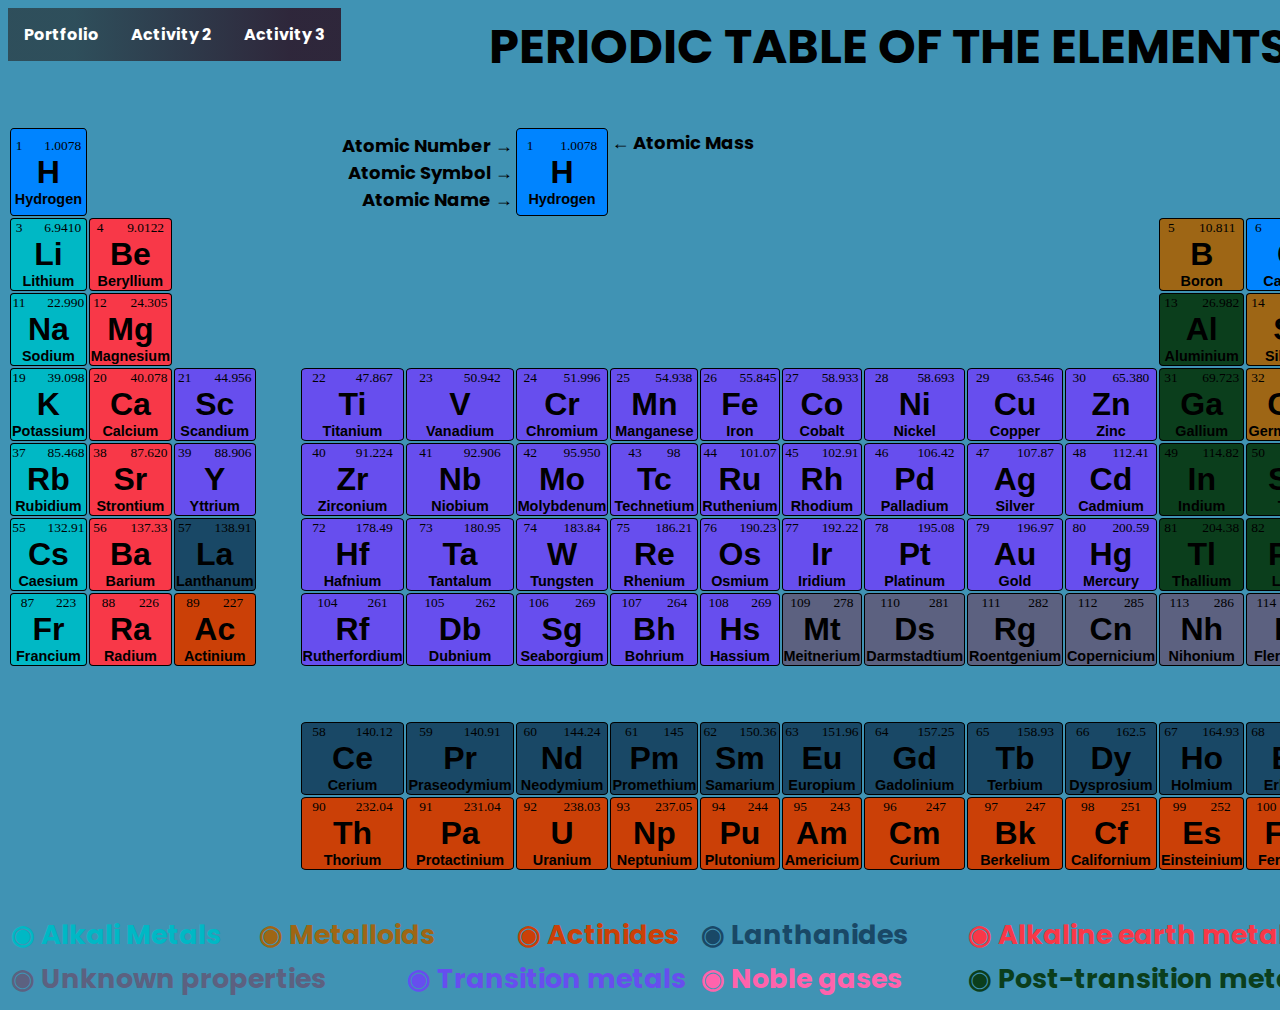
<file: periodic.html>
<html lang="en">

<head>
        <meta charset="UTF-8">
        <meta http-equiv="X-UA-Compatible" content="IE=edge">
        <meta name="viewport" content="width=device-width, initial-scale=1.0">
        <link rel="stylesheet" href="css/periodicstyle.css">
        <link rel="icon" type="image/x-icon" href="images/logo.png">
        <title>Periodic Table</title>
        <link href="https://fonts.googleapis.com/css2?family=Poppins:wght@400;700;900&display=swap" rel="stylesheet">
</head>

<body>
        <ul>
                <li><a href="index.html">Portfolio</a></li>
                <li><a href="survey.html">Activity 2</a></li>
                <li><a href="practice.html">Activity 3</a></li>
              </ul>
        <table class="table1">
                <thead>
                        <tr>
                                <td colspan="3" class="erase"></td>
                                <td colspan="14" class="title">PERIODIC TABLE OF THE ELEMENTS</td>
                                <td colspan="3" class="erase"></td>
                        </tr>
                        <tr>
                                <td colspan="19" class="none"></td>
                        </tr>
                </thead>
                <thead>
                        <tr>
                                <td class="nonmetal"><span class="atomicnumnon">1</span><span
                                                class="atomicmassnon">1.0078</span><br><span
                                                class="symbolnon">H</span><br><span class="namenon">Hydrogen</span></td>
                                <td colspan="3" class="erase"></td>
                                <!-- Description -->
                                <td class="nonmetal1" colspan="2"><span class="atomicmassnon1">Atomic Number
                                                &#8594</span><br><span class="symbolnon1">Atomic Symbol
                                                &#8594</span><br><span class="namenon1">Atomic Name &#8594</span></td>
                                <!-- Description -->
                                <td class="nonmetal"><span class="atomicnumnon">1</span><span
                                                class="atomicmassnon">1.0078</span><br><span
                                                class="symbolnon">H</span><br><span class="namenon">Hydrogen</span></td>

                                <td class="nonmetal2" colspan="2"><span class="atomicmassnon1">&#8592 Atomic
                                                Mass</span><br></td>
                                <td colspan="9" class="erase"></td>
                                <td class="noblegases"><span class="atomicnumgas">2</span><span
                                                class="atomicmassgas">4.0026</span><br><span
                                                class="symbolgas">He</span><br><span class="namegas">Helium</span></td>
                        </tr>
                </thead>
                <tbody>
                        <tr>
                                <td class="alkalimetals"><span class="atomicnumalkali">3</span><span
                                                class="atomicmassalkali">6.9410</span><br><span
                                                class="symbolalkali">Li</span><br><span
                                                class="namealkali">Lithium</span></td>
                                <td class="alkalineearthmetals"><span class="atomicnumearth">4</span><span
                                                class="atomicmassearth">9.0122</span><br><span
                                                class="symbolearth">Be</span><br><span
                                                class="nameearth">Beryllium</span></td>
                                <td colspan="11" class="erase"></td>
                                <td class="metaloids"><span class="atomicnumm">5</span><span
                                                class="atomicmassm">10.811</span><br><span
                                                class="symbolm">B</span><br><span class="namem">Boron</span></td>
                                <td class="nonmetal"><span class="atomicnumnon">6</span><span
                                                class="atomicmassnon">12.011</span><br><span
                                                class="symbolnon">C</span><br><span class="namenon">Carbon</span></td>
                                <td class="nonmetal"><span class="atomicnumnon">7</span><span
                                                class="atomicmassnon">14.007</span><br><span
                                                class="symbolnon">N</span><br><span class="namenon">Nitrogen</span></td>
                                <td class="nonmetal"><span class="atomicnumnon">8</span><span
                                                class="atomicmassnon">15.999</span><br><span
                                                class="symbolnon">O</span><br><span class="namenon">Oxygen</span></td>
                                <td class="nonmetal"><span class="atomicnumnon">9</span><span
                                                class="atomicmassnon">18.998</span><br><span
                                                class="symbolnon">F</span><br><span class="namenon">Fluorine</span></td>
                                <td class="noblegases"><span class="atomicnumgas">10</span><span
                                                class="atomicmassgas">20.180</span><br><span
                                                class="symbolgas">Ne</span><br><span class="namegas">Neon</span></td>
                        </tr>
                        <tr>
                                <td class="alkalimetals"><span class="atomicnumalkali">11</span><span
                                                class="atomicmassalkali">22.990</span><br><span
                                                class="symbolalkali">Na</span><br><span class="namealkali">Sodium</span>
                                </td>
                                <td class="alkalineearthmetals"><span class="atomicnumearth">12</span><span
                                                class="atomicmassearth">24.305</span><br><span
                                                class="symbolearth">Mg</span><br><span
                                                class="nameearth">Magnesium</span></td>
                                <td colspan="11" class="erase"></td>
                                <td class="posttransitionmetals"><span class="atomicnump">13</span><span
                                                class="atomicmassp">26.982</span><br><span
                                                class="symbolp">Al</span><br><span class="namep">Aluminium</span></td>
                                <td class="metaloids"><span class="atomicnumm">14</span><span
                                                class="atomicmassm">28.086</span><br><span
                                                class="symbolm">Si</span><br><span class="namem">Silicon</span></td>
                                <td class="nonmetal"><span class="atomicnumnon">15</span><span
                                                class="atomicmassnon">30.974</span><br><span
                                                class="symbolnon">P</span><br><span class="namenon">Phosphorus</span>
                                </td>
                                <td class="nonmetal"><span class="atomicnumnon">16</span><span
                                                class="atomicmassnon">32.065</span><br><span
                                                class="symbolnon">S</span><br><span class="namenon">Sulfur</span></td>
                                <td class="nonmetal"><span class="atomicnumnon">17</span><span
                                                class="atomicmassnon">35.453</span><br><span
                                                class="symbolnon">Cl</span><br><span class="namenon">Chlorine</span>
                                </td>
                                <td class="noblegases"><span class="atomicnumgas">18</span><span
                                                class="atomicmassgas">39.948</span><br><span
                                                class="symbolgas">Ar</span><br><span class="namegas">Argon</span></td>
                        </tr>
                        <tr>
                                <td class="alkalimetals"><span class="atomicnumalkali">19</span><span
                                                class="atomicmassalkali">39.098</span><br><span
                                                class="symbolalkali">K</span><br><span
                                                class="namealkali">Potassium</span></td>
                                <td class="alkalineearthmetals"><span class="atomicnumearth">20</span><span
                                                class="atomicmassearth">40.078</span><br><span
                                                class="symbolearth">Ca</span><br><span class="nameearth">Calcium</span>
                                </td>
                                <td class="transitionmetals"><span class="atomicnumtransition">21</span><span
                                                class="atomicmasstransition">44.956</span><br><span
                                                class="symboltransition">Sc</span><br><span
                                                class="nametransition">Scandium</span></td>
                                <td class="side"></td>
                                <td class="transitionmetals"><span class="atomicnumtransition">22</span><span
                                                class="atomicmasstransition">47.867</span><br><span
                                                class="symboltransition">Ti</span><br><span
                                                class="nametransition">Titanium</span></td>
                                <td class="transitionmetals"><span class="atomicnumtransition">23</span><span
                                                class="atomicmasstransition">50.942</span><br><span
                                                class="symboltransition">V</span><br><span
                                                class="nametransition">Vanadium</span></td>
                                <td class="transitionmetals"><span class="atomicnumtransition">24</span><span
                                                class="atomicmasstransition">51.996</span><br><span
                                                class="symboltransition">Cr</span><br><span
                                                class="nametransition">Chromium</span></td>
                                <td class="transitionmetals"><span class="atomicnumtransition">25</span><span
                                                class="atomicmasstransition">54.938</span><br><span
                                                class="symboltransition">Mn</span><br><span
                                                class="nametransition">Manganese</span></td>
                                <td class="transitionmetals"><span class="atomicnumtransition">26</span><span
                                                class="atomicmasstransition">55.845</span><br><span
                                                class="symboltransition">Fe</span><br><span
                                                class="nametransition">Iron</span></td>
                                <td class="transitionmetals"><span class="atomicnumtransition">27</span><span
                                                class="atomicmasstransition">58.933</span><br><span
                                                class="symboltransition">Co</span><br><span
                                                class="nametransition">Cobalt</span></td>
                                <td class="transitionmetals"><span class="atomicnumtransition">28</span><span
                                                class="atomicmasstransition">58.693</span><br><span
                                                class="symboltransition">Ni</span><br><span
                                                class="nametransition">Nickel</span></td>
                                <td class="transitionmetals"><span class="atomicnumtransition">29</span><span
                                                class="atomicmasstransition">63.546</span><br><span
                                                class="symboltransition">Cu</span><br><span
                                                class="nametransition">Copper</span></td>
                                <td class="transitionmetals"><span class="atomicnumtransition">30</span><span
                                                class="atomicmasstransition">65.380</span><br><span
                                                class="symboltransition">Zn</span><br><span
                                                class="nametransition">Zinc</span></td>
                                <td class="posttransitionmetals"><span class="atomicnump">31</span><span
                                                class="atomicmassp">69.723</span><br><span
                                                class="symbolp">Ga</span><br><span class="namep">Gallium</span></td>
                                <td class="metaloids"><span class="atomicnumm">32</span><span
                                                class="atomicmassm">72.640</span><br><span
                                                class="symbolm">Ge</span><br><span class="namem">Germanium</span></td>
                                <td class="metaloids"><span class="atomicnumm">33</span><span
                                                class="atomicmassm">74.922</span><br><span
                                                class="symbolm">As</span><br><span class="namem">Arsenic</span></td>
                                <td class="nonmetal"><span class="atomicnumnon">34</span><span
                                                class="atomicmassnon">78.960</span><br><span
                                                class="symbolnon">Se</span><br><span class="namenon">Selenium</span>
                                </td>
                                <td class="nonmetal"><span class="atomicnumnon">35</span><span
                                                class="atomicmassnon">79.904</span><br><span
                                                class="symbolnon">Br</span><br><span class="namenon">Bromine</span></td>
                                <td class="noblegases"><span class="atomicnumgas">36</span><span
                                                class="atomicmassgas">83.798</span><br><span
                                                class="symbolgas">Kr</span><br><span class="namegas">Krypton</span></td>
                        </tr>
                        <tr>
                                <td class="alkalimetals"><span class="atomicnumalkali">37</span><span
                                                class="atomicmassalkali">85.468</span><br><span
                                                class="symbolalkali">Rb</span><br><span
                                                class="namealkali">Rubidium</span></td>
                                <td class="alkalineearthmetals"><span class="atomicnumearth">38</span><span
                                                class="atomicmassearth">87.620</span><br><span
                                                class="symbolearth">Sr</span><br><span
                                                class="nameearth">Strontium</span></td>
                                <td class="transitionmetals"><span class="atomicnumtransition">39</span><span
                                                class="atomicmasstransition">88.906</span><br><span
                                                class="symboltransition">Y</span><br><span
                                                class="nametransition">Yttrium</span></td>
                                <td class="side"></td>
                                <td class="transitionmetals"><span class="atomicnumtransition">40</span><span
                                                class="atomicmasstransition">91.224</span><br><span
                                                class="symboltransition">Zr</span><br><span
                                                class="nametransition">Zirconium</span></td>
                                <td class="transitionmetals"><span class="atomicnumtransition">41</span><span
                                                class="atomicmasstransition">92.906</span><br><span
                                                class="symboltransition">Nb</span><br><span
                                                class="nametransition">Niobium</span></td>
                                <td class="transitionmetals"><span class="atomicnumtransition">42</span><span
                                                class="atomicmasstransition">95.950</span><br><span
                                                class="symboltransition">Mo</span><br><span
                                                class="nametransition">Molybdenum</span></td>
                                <td class="transitionmetals"><span class="atomicnumtransition">43</span><span
                                                class="atomicmasstransition">98</span><br><span
                                                class="symboltransition">Tc</span><br><span
                                                class="nametransition">Technetium</span></td>
                                <td class="transitionmetals"><span class="atomicnumtransition">44</span><span
                                                class="atomicmasstransition">101.07</span><br><span
                                                class="symboltransition">Ru</span><br><span
                                                class="nametransition">Ruthenium</span></td>
                                <td class="transitionmetals"><span class="atomicnumtransition">45</span><span
                                                class="atomicmasstransition">102.91</span><br><span
                                                class="symboltransition">Rh</span><br><span
                                                class="nametransition">Rhodium</span></td>
                                <td class="transitionmetals"><span class="atomicnumtransition">46</span><span
                                                class="atomicmasstransition">106.42</span><br><span
                                                class="symboltransition">Pd</span><br><span
                                                class="nametransition">Palladium</span></td>
                                <td class="transitionmetals"><span class="atomicnumtransition">47</span><span
                                                class="atomicmasstransition">107.87</span><br><span
                                                class="symboltransition">Ag</span><br><span
                                                class="nametransition">Silver</span></td>
                                <td class="transitionmetals"><span class="atomicnumtransition">48</span><span
                                                class="atomicmasstransition">112.41</span><br><span
                                                class="symboltransition">Cd</span><br><span
                                                class="nametransition">Cadmium</span></td>
                                <td class="posttransitionmetals"><span class="atomicnump">49</span><span
                                                class="atomicmassp">114.82</span><br><span
                                                class="symbolp">In</span><br><span class="namep">Indium</span></td>
                                <td class="posttransitionmetals"><span class="atomicnump">50</span><span
                                                class="atomicmassp">118.71</span><br><span
                                                class="symbolp">Sn</span><br><span class="namep">Tin</span></td>
                                <td class="metaloids"><span class="atomicnumm">51</span><span
                                                class="atomicmassm">121.76</span><br><span
                                                class="symbolm">Sb</span><br><span class="namem">Antimony</span></td>
                                <td class="metaloids"><span class="atomicnumm">52</span><span
                                                class="atomicmassm">127.60</span><br><span
                                                class="symbolm">Te</span><br><span class="namem">Tellurium</span></td>
                                <td class="nonmetal"><span class="atomicnumnon">53</span><span
                                                class="atomicmassnon">126.90</span><br><span
                                                class="symbolnon">I</span><br><span class="namenon">Iodine</span></td>
                                <td class="noblegases"><span class="atomicnumgas">54</span><span
                                                class="atomicmassgas">131.29</span><br><span
                                                class="symbolgas">Xe</span><br><span class="namegas">Xenon</span></td>
                        </tr>
                        <tr>
                                <td class="alkalimetals"><span class="atomicnumalkali">55</span><span
                                                class="atomicmassalkali">132.91</span><br><span
                                                class="symbolalkali">Cs</span><br><span
                                                class="namealkali">Caesium</span></td>
                                <td class="alkalineearthmetals"><span class="atomicnumearth">56</span><span
                                                class="atomicmassearth">137.33</span><br><span
                                                class="symbolearth">Ba</span><br><span class="nameearth">Barium</span>
                                </td>
                                <td class="lanthanides"><span class="atomicnumlan">57</span><span
                                                class="atomicmasslan">138.91</span><br><span
                                                class="symbollan">La</span><br><span class="namelan">Lanthanum</span>
                                </td>
                                <td class="side"></td>
                                <td class="transitionmetals"><span class="atomicnumtransition">72</span><span
                                                class="atomicmasstransition">178.49</span><br><span
                                                class="symboltransition">Hf</span><br><span
                                                class="nametransition">Hafnium</span></td>
                                <td class="transitionmetals"><span class="atomicnumtransition">73</span><span
                                                class="atomicmasstransition">180.95</span><br><span
                                                class="symboltransition">Ta</span><br><span
                                                class="nametransition">Tantalum</span></td>
                                <td class="transitionmetals"><span class="atomicnumtransition">74</span><span
                                                class="atomicmasstransition">183.84</span><br><span
                                                class="symboltransition">W</span><br><span
                                                class="nametransition">Tungsten</span></td>
                                <td class="transitionmetals"><span class="atomicnumtransition">75</span><span
                                                class="atomicmasstransition">186.21</span><br><span
                                                class="symboltransition">Re</span><br><span
                                                class="nametransition">Rhenium</span></td>
                                <td class="transitionmetals"><span class="atomicnumtransition">76</span><span
                                                class="atomicmasstransition">190.23</span><br><span
                                                class="symboltransition">Os</span><br><span
                                                class="nametransition">Osmium</span></td>
                                <td class="transitionmetals"><span class="atomicnumtransition">77</span><span
                                                class="atomicmasstransition">192.22</span><br><span
                                                class="symboltransition">Ir</span><br><span
                                                class="nametransition">Iridium</span></td>
                                <td class="transitionmetals"><span class="atomicnumtransition">78</span><span
                                                class="atomicmasstransition">195.08</span><br><span
                                                class="symboltransition">Pt</span><br><span
                                                class="nametransition">Platinum</span></td>
                                <td class="transitionmetals"><span class="atomicnumtransition">79</span><span
                                                class="atomicmasstransition">196.97</span><br><span
                                                class="symboltransition">Au</span><br><span
                                                class="nametransition">Gold</span></td>
                                <td class="transitionmetals"><span class="atomicnumtransition">80</span><span
                                                class="atomicmasstransition">200.59</span><br><span
                                                class="symboltransition">Hg</span><br><span
                                                class="nametransition">Mercury</span></td>
                                <td class="posttransitionmetals"><span class="atomicnump">81</span><span
                                                class="atomicmassp">204.38</span><br><span
                                                class="symbolp">Tl</span><br><span class="namep">Thallium</span></td>
                                <td class="posttransitionmetals"><span class="atomicnump">82</span><span
                                                class="atomicmassp">207.20</span><br><span
                                                class="symbolp">Pb</span><br><span class="namep">Lead</span></td>
                                <td class="posttransitionmetals"><span class="atomicnump">83</span><span
                                                class="atomicmassp">208.98</span><br><span
                                                class="symbolp">Bi</span><br><span class="namep">Bismuth</span></td>
                                <td class="posttransitionmetals"><span class="atomicnump">84</span><span
                                                class="atomicmassp">209</span><br><span
                                                class="symbolp">Po</span><br><span class="namep">Polonium</span></td>
                                <td class="posttransitionmetals"><span class="atomicnump">85</span><span
                                                class="atomicmassp">210</span><br><span
                                                class="symbolp">At</span><br><span class="namep">Astatine</span></td>
                                <td class="noblegases"><span class="atomicnumgas">86</span><span
                                                class="atomicmassgas">222</span><br><span
                                                class="symbolgas">Rn</span><br><span class="namegas">Radon</span></td>
                        </tr>
                        <tr>
                                <td class="alkalimetals"><span class="atomicnumalkali">87</span><span
                                                class="atomicmassalkali">223</span><br><span
                                                class="symbolalkali">Fr</span><br><span
                                                class="namealkali">Francium</span></td>
                                <td class="alkalineearthmetals"><span class="atomicnumearth">88</span><span
                                                class="atomicmassearth">226</span><br><span
                                                class="symbolearth">Ra</span><br><span class="nameearth">Radium</span>
                                </td>
                                <td class="actinides"><span class="atomicnumacti">89</span><span
                                                class="atomicmassacti">227</span><br><span
                                                class="symbolacti">Ac</span><br><span class="nameacti">Actinium</span>
                                </td>
                                <td class="side"></td>
                                <td class="transitionmetals"><span class="atomicnumtransition">104</span><span
                                                class="atomicmasstransition">261</span><br><span
                                                class="symboltransition">Rf</span><br><span
                                                class="nametransition">Rutherfordium</span></td>
                                <td class="transitionmetals"><span class="atomicnumtransition">105</span><span
                                                class="atomicmasstransition">262</span><br><span
                                                class="symboltransition">Db</span><br><span
                                                class="nametransition">Dubnium</span></td>
                                <td class="transitionmetals"><span class="atomicnumtransition">106</span><span
                                                class="atomicmasstransition">269</span><br><span
                                                class="symboltransition">Sg</span><br><span
                                                class="nametransition">Seaborgium</span></td>
                                <td class="transitionmetals"><span class="atomicnumtransition">107</span><span
                                                class="atomicmasstransition">264</span><br><span
                                                class="symboltransition">Bh</span><br><span
                                                class="nametransition">Bohrium</span></td>
                                <td class="transitionmetals"><span class="atomicnumtransition">108</span><span
                                                class="atomicmasstransition">269</span><br><span
                                                class="symboltransition">Hs</span><br><span
                                                class="nametransition">Hassium</span></td>
                                <td class="unknown"><span class="atomicnumq">109</span><span
                                                class="atomicmassq">278</span><br><span
                                                class="symbolq">Mt</span><br><span class="nameq">Meitnerium</span></td>
                                <td class="unknown"><span class="atomicnumq">110</span><span
                                                class="atomicmassq">281</span><br><span
                                                class="symbolq">Ds</span><br><span class="nameq">Darmstadtium</span>
                                </td>
                                <td class="unknown"><span class="atomicnumq">111</span><span
                                                class="atomicmassq">282</span><br><span
                                                class="symbolq">Rg</span><br><span class="nameq">Roentgenium</span></td>
                                <td class="unknown"><span class="atomicnumq">112</span><span
                                                class="atomicmassq">285</span><br><span
                                                class="symbolq">Cn</span><br><span class="nameq">Copernicium</span></td>
                                <td class="unknown"><span class="atomicnumq">113</span><span
                                                class="atomicmassq">286</span><br><span
                                                class="symbolq">Nh</span><br><span class="nameq">Nihonium</span></td>
                                <td class="unknown"><span class="atomicnumq">114</span><span
                                                class="atomicmassq">289</span><br><span
                                                class="symbolq">Fl</span><br><span class="nameq">Flerovium</span></td>
                                <td class="unknown"><span class="atomicnumq">115</span><span
                                                class="atomicmassq">289</span><br><span
                                                class="symbolq">Mc</span><br><span class="nameq">Moscovium</span></td>
                                <td class="unknown"><span class="atomicnumq">116</span><span
                                                class="atomicmassq">293</span><br><span
                                                class="symbolq">Lv</span><br><span class="nameq">Livermorium</span></td>
                                <td class="unknown"><span class="atomicnumq">117</span><span
                                                class="atomicmassq">294</span><br><span
                                                class="symbolq">Ts</span><br><span class="nameq">Tennessine</span></td>
                                <td class="unknown"><span class="atomicnumq">118</span><span
                                                class="atomicmassq">294</span><br><span
                                                class="symbolq">Og</span><br><span class="nameq">Oganesson</span></td>
                        </tr>
                        <tr>
                                <td class="down"></td>
                        </tr>
                        <tr>
                                <td colspan="4" class="erase"></td>

                                <td class="lanthanides"><span class="atomicnumlan">58</span><span
                                                class="atomicmasslan">140.12</span><br><span
                                                class="symbollan">Ce</span><br><span class="namelan">Cerium</span></td>
                                <td class="lanthanides"><span class="atomicnumlan">59</span><span
                                                class="atomicmasslan">140.91</span><br><span
                                                class="symbollan">Pr</span><br><span class="namelan">Praseodymium</span>
                                </td>
                                <td class="lanthanides"><span class="atomicnumlan">60</span><span
                                                class="atomicmasslan">144.24</span><br><span
                                                class="symbollan">Nd</span><br><span class="namelan">Neodymium</span>
                                </td>
                                <td class="lanthanides"><span class="atomicnumlan">61</span><span
                                                class="atomicmasslan">145</span><br><span
                                                class="symbollan">Pm</span><br><span class="namelan">Promethium</span>
                                </td>
                                <td class="lanthanides"><span class="atomicnumlan">62</span><span
                                                class="atomicmasslan">150.36</span><br><span
                                                class="symbollan">Sm</span><br><span class="namelan">Samarium</span>
                                </td>
                                <td class="lanthanides"><span class="atomicnumlan">63</span><span
                                                class="atomicmasslan">151.96</span><br><span
                                                class="symbollan">Eu</span><br><span class="namelan">Europium</span>
                                </td>
                                <td class="lanthanides"><span class="atomicnumlan">64</span><span
                                                class="atomicmasslan">157.25</span><br><span
                                                class="symbollan">Gd</span><br><span class="namelan">Gadolinium</span>
                                </td>
                                <td class="lanthanides"><span class="atomicnumlan">65</span><span
                                                class="atomicmasslan">158.93</span><br><span
                                                class="symbollan">Tb</span><br><span class="namelan">Terbium</span></td>
                                <td class="lanthanides"><span class="atomicnumlan">66</span><span
                                                class="atomicmasslan">162.5</span><br><span
                                                class="symbollan">Dy</span><br><span class="namelan">Dysprosium</span>
                                </td>
                                <td class="lanthanides"><span class="atomicnumlan">67</span><span
                                                class="atomicmasslan">164.93</span><br><span
                                                class="symbollan">Ho</span><br><span class="namelan">Holmium</span></td>
                                <td class="lanthanides"><span class="atomicnumlan">68</span><span
                                                class="atomicmasslan">167.26</span><br><span
                                                class="symbollan">Er</span><br><span class="namelan">Erbium</span></td>
                                <td class="lanthanides"><span class="atomicnumlan">69</span><span
                                                class="atomicmasslan">168.93</span><br><span
                                                class="symbollan">Tm</span><br><span class="namelan">Thulium</span></td>
                                <td class="lanthanides"><span class="atomicnumlan">70</span><span
                                                class="atomicmasslan">173.04</span><br><span
                                                class="symbollan">Yb</span><br><span class="namelan">Ytterbium</span>
                                </td>
                                <td class="lanthanides"><span class="atomicnumlan">71</span><span
                                                class="atomicmasslan">174.97</span><br><span
                                                class="symbollan">Lu</span><br><span class="namelan">Lutetium</span>
                                </td>

                        </tr>
                        <tr>
                                <td colspan="4" class="erase"></td>
                                <td class="actinides"><span class="atomicnumacti">90</span><span
                                                class="atomicmassacti">232.04</span><br><span
                                                class="symbolacti">Th</span><br><span class="nameacti">Thorium</span>
                                </td>
                                <td class="actinides"><span class="atomicnumacti">91</span><span
                                                class="atomicmassacti">231.04</span><br><span
                                                class="symbolacti">Pa</span><br><span
                                                class="nameacti">Protactinium</span></td>
                                <td class="actinides"><span class="atomicnumacti">92</span><span
                                                class="atomicmassacti">238.03</span><br><span
                                                class="symbolacti">U</span><br><span class="nameacti">Uranium</span>
                                </td>
                                <td class="actinides"><span class="atomicnumacti">93</span><span
                                                class="atomicmassacti">237.05</span><br><span
                                                class="symbolacti">Np</span><br><span class="nameacti">Neptunium</span>
                                </td>
                                <td class="actinides"><span class="atomicnumacti">94</span><span
                                                class="atomicmassacti">244</span><br><span
                                                class="symbolacti">Pu</span><br><span class="nameacti">Plutonium</span>
                                </td>
                                <td class="actinides"><span class="atomicnumacti">95</span><span
                                                class="atomicmassacti">243</span><br><span
                                                class="symbolacti">Am</span><br><span class="nameacti">Americium</span>
                                </td>
                                <td class="actinides"><span class="atomicnumacti">96</span><span
                                                class="atomicmassacti">247</span><br><span
                                                class="symbolacti">Cm</span><br><span class="nameacti">Curium</span>
                                </td>
                                <td class="actinides"><span class="atomicnumacti">97</span><span
                                                class="atomicmassacti">247</span><br><span
                                                class="symbolacti">Bk</span><br><span class="nameacti">Berkelium</span>
                                </td>
                                <td class="actinides"><span class="atomicnumacti">98</span><span
                                                class="atomicmassacti">251</span><br><span
                                                class="symbolacti">Cf</span><br><span
                                                class="nameacti">Californium</span></td>
                                <td class="actinides"><span class="atomicnumacti">99</span><span
                                                class="atomicmassacti">252</span><br><span
                                                class="symbolacti">Es</span><br><span
                                                class="nameacti">Einsteinium</span></td>
                                <td class="actinides"><span class="atomicnumacti">100</span><span
                                                class="atomicmassacti">257</span><br><span
                                                class="symbolacti">Fm</span><br><span class="nameacti">Fermium</span>
                                </td>
                                <td class="actinides"><span class="atomicnumacti">101</span><span
                                                class="atomicmassacti">258</span><br><span
                                                class="symbolacti">Md</span><br><span
                                                class="nameacti">Mendelevium</span></td>
                                <td class="actinides"><span class="atomicnumacti">102</span><span
                                                class="atomicmassacti">259</span><br><span
                                                class="symbolacti">No</span><br><span class="nameacti">Nobelium</span>
                                </td>
                                <td class="actinides"><span class="atomicnumacti">103</span><span
                                                class="atomicmassacti">262</span><br><span
                                                class="symbolacti">Lr</span><br><span class="nameacti">Lawrencium</span>
                                </td>
                        </tr>
                        <tr>
                                <td colspan="19" class="none"></td>
                        </tr>
                </tbody>
                <tfoot>
                        <tr>
                                <td colspan="3"><span class="alkali">&#9673; Alkali Metals</span></td>
                                <td colspan="3"><span class="metalloids">&#9673; Metalloids</span></td>
                                <td colspan="2"><span class="aactinides">&#9673; Actinides</span></td>
                                <td colspan="3"><span class="llanthanides">&#9673; Lanthanides</span< /td>
                                <td colspan="4"><span class="alkaline">&#9673; Alkaline earth metals</span></td>
                                <td colspan="4"><span class="reactive">&#9673; Reactive nonmetals</span></td>
                        </tr>
                        <td colspan="5"><span class="unknownn">&#9673; Unknown properties</span></td>
                        <td colspan="3"><span class="transition">&#9673; Transition metals</span></td>
                        <td colspan="3"><span class="noble">&#9673; Noble gases</span></td>
                        <td colspan="4"><span class="post">&#9673; Post-transition metals</span></td>
                        </tr>
                </tfoot>
        </table>
</body>

</html>
</file>
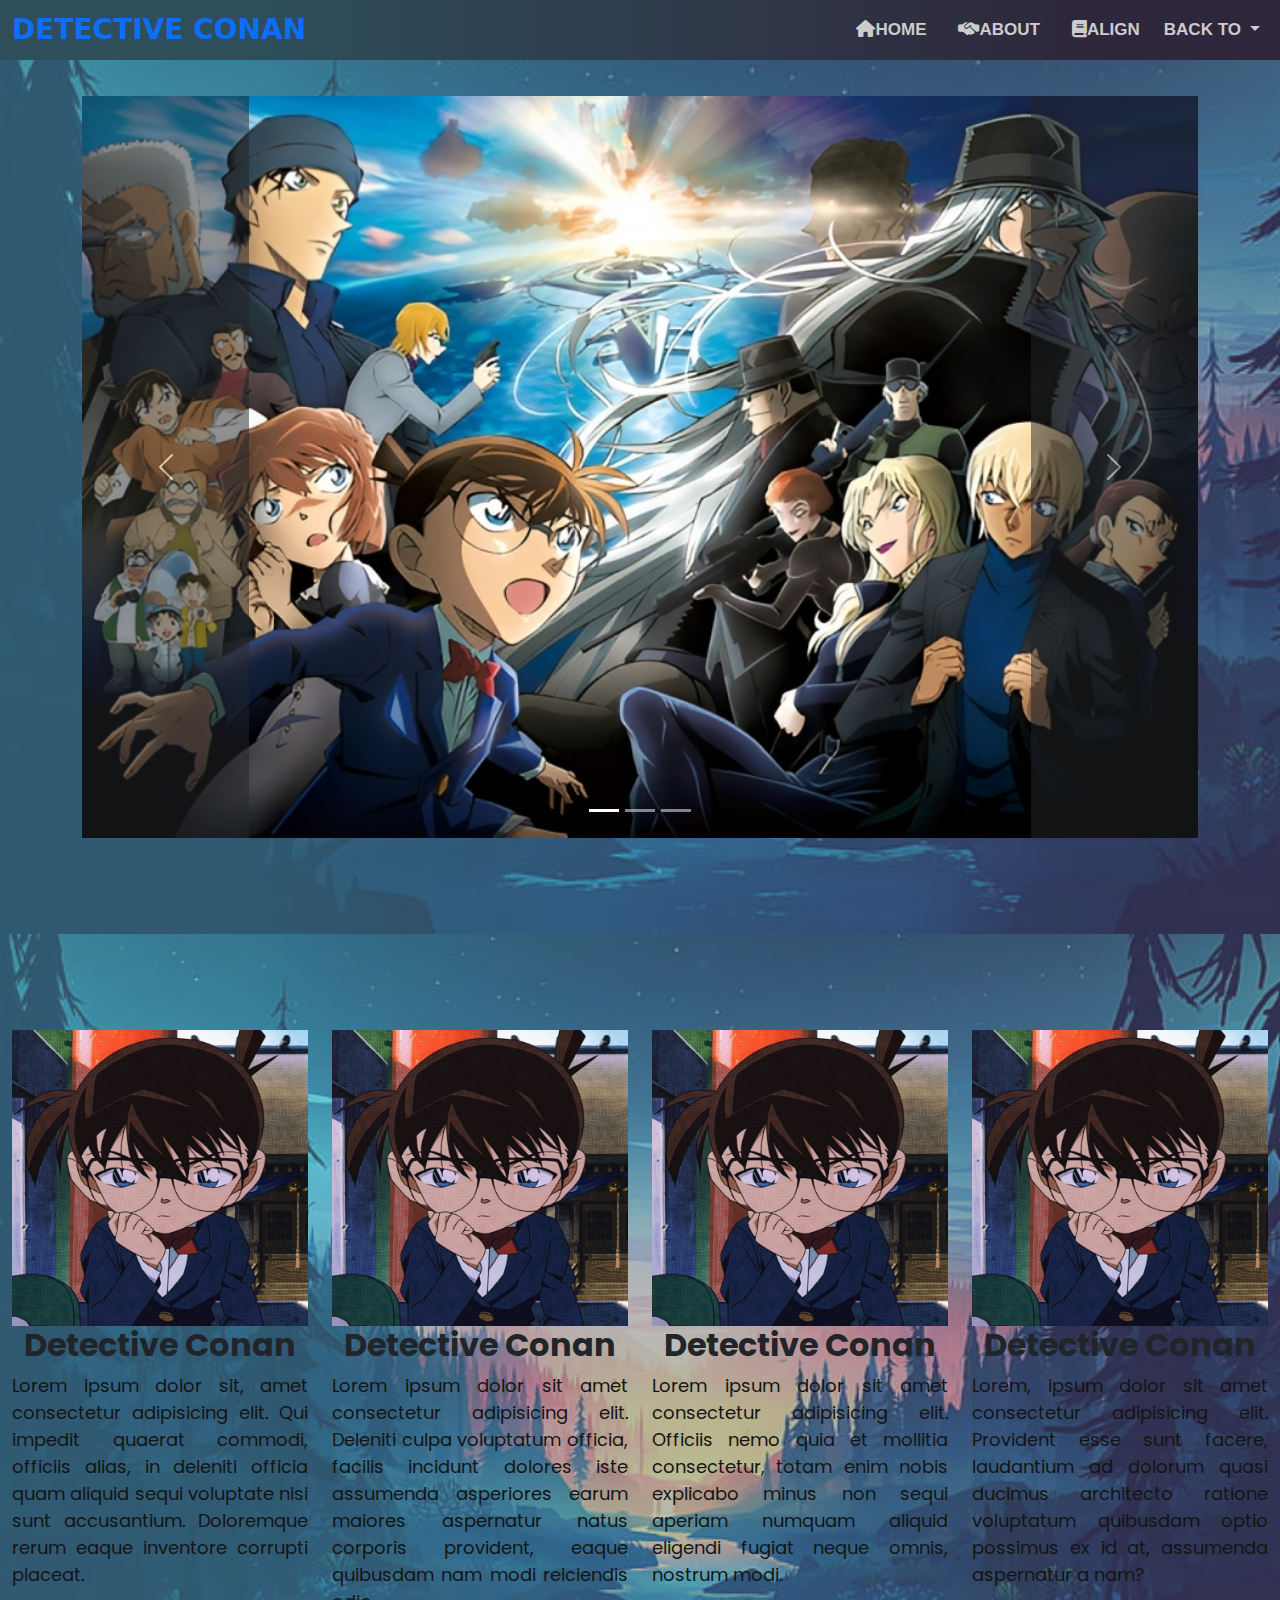
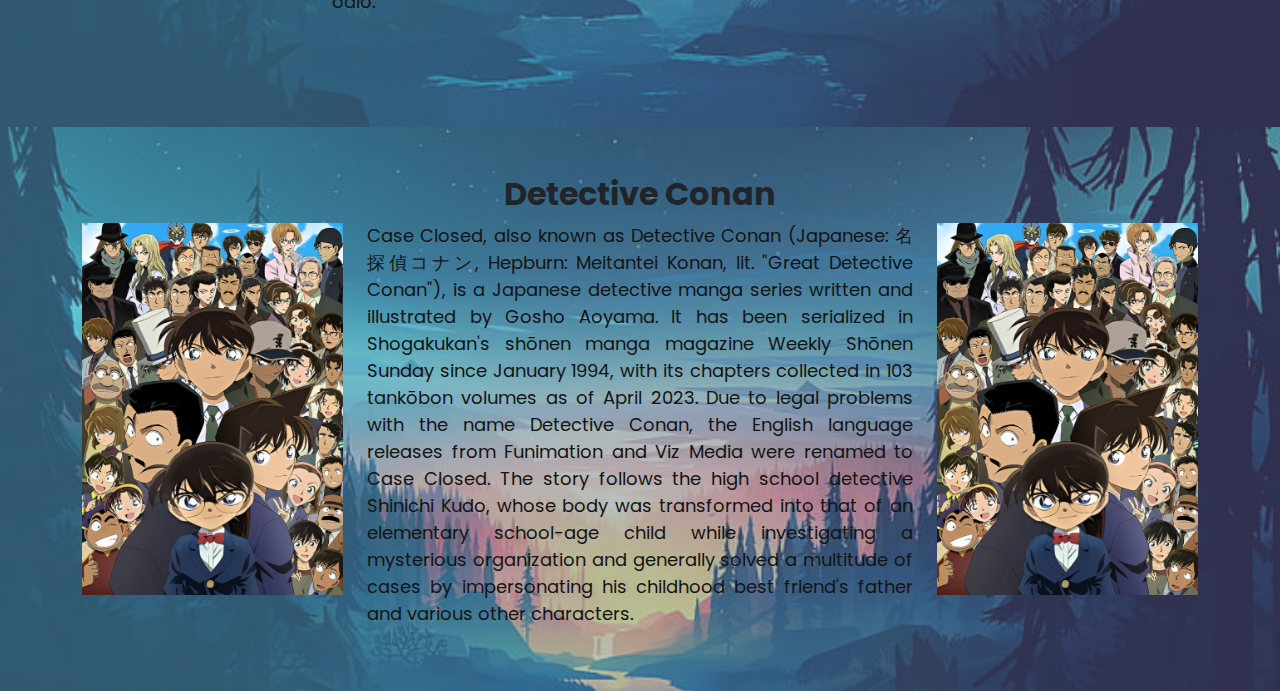
<file: practice.html>
<html lang="en">

<head>
  <meta charset="UTF-8">
  <meta http-equiv="X-UA-Compatible" content="IE=edge">
  <meta name="viewport" content="width=device-width, initial-scale=1.0">
  <title>Detective Conan</title>
  <link rel="icon" type="image/x-icon" href="Bootstrap/images/activity3bg/yow.jpg">
  <link rel="stylesheet" href="https://cdnjs.cloudflare.com/ajax/libs/font-awesome/6.4.0/css/all.min.css">
  <link rel="stylesheet" href="css/practice.css">
  <link rel="stylesheet" href="Bootstrap/css/bootstrap.min.css">
  <link href="https://fonts.googleapis.com/css2?family=Poppins:wght@400;700;900&display=swap" rel="stylesheet">
</head>

<body>
  <div class="container-fluid">
    <nav class="navbar navbar-expand-lg fixed-top text-uppercase text-center">
      <div class="container-fluid">
        <a class="navbar-brand" href="#"><span class="h3 fw-bold">Detective Conan</span></a>
        <button class="navbar-toggler" type="button" data-bs-toggle="collapse" data-bs-target="#navbarNav"
          aria-controls="navbarNav" aria-expanded="false" aria-label="Toggle navigation">
          <span class="navbar-toggler-icon">
            <i class="fa-solid fa-bars"></i>
          </span>
        </button>
        <div class="collapse navbar-collapse" id="navbarNav">
          <ul class="navbar-nav ms-auto">
            <li class="nav-item"><a class="nav-link px-lg-3" href="#index"><i class="fa-solid fa-house"></i>Home</a>
            </li>
            <li class="nav-item"><a class="nav-link px-lg-3" href="#about"><i
                  class="fa-solid fa-handshake-simple"></i>About</a></li>
            <li class="nav-item"><a class="nav-link px-lg-3" href="#align"><i class="fa-solid fa-book"></i>Align</a>
            </li>
            <!-- Navbar Dropdown -->
            <li class="nav-item dropdown text-white">
              <a class="nav-link dropdown-toggle" href="#" id="navbarDropdownMenuLink" data-bs-toggle="dropdown"
                aria-haspopup="true" aria-expanded="false">
                Back to
              </a>
              <div class="dropdown-menu" aria-labelledby="navbarDropdownMenuLink">
                <a class="navv dropdown-item text-white fw-bold text-center" href="index.html">Portfolio</a>
                <a class="navv dropdown-item text-white fw-bold text-center" href="periodic.html">Activity 1</a>
                <a class="navv dropdown-item text-white fw-bold text-center" href="survey.html">Activity 2</a>
              </div>
            </li>
            <!-- End Navbar Dropdown -->
          </ul>
        </div>
      </div>
    </nav>
  </div>


  <!-- Home Section -->

  <section id="index" class="section-home">
    <div class="container" data-aos="fade-right" data-aos-delay="400">
      <div class="row">
        <div class="col-lg-12 my-5 py-5">
          <div class="slideshow">
            <!-- Slideshow -->
            <div id="slide" class="carousel slide" data-bs-ride="carousel">

              <div class="carousel-indicators">
                <button type="button" data-bs-target="#slide" data-bs-slide-to="0" class="active"></button>
                <button type="button" data-bs-target="#slide" data-bs-slide-to="1"></button>
                <button type="button" data-bs-target="#slide" data-bs-slide-to="2"></button>
              </div>

              <!-- The slideshow/carousel -->
              <div class="carousel-inner">
                <div class="carousel-item active">
                  <img src="images/act-img/conanbg1.jpg" alt="" class="d-block">
                </div>
                <div class="carousel-item">
                  <img src="images/act-img/conanbg2.jpg" alt="" class="d-block">
                </div>
                <div class="carousel-item">
                  <img src="images/act-img/conanbg1.jpg" alt="" class="d-block">
                </div>
              </div>

              <!-- Left and right controls/icons -->
              <button class="carousel-control-prev bg-dark" type="button" data-bs-target="#slide" data-bs-slide="prev">
                <span class="carousel-control-prev-icon"></span>
              </button>
              <button class="carousel-control-next bg-dark" type="button" data-bs-target="#slide" data-bs-slide="next">
                <span class="carousel-control-next-icon"></span>
              </button>
            </div>
          </div>
        </div>
      </div>
    </div>
  </section>
  <!-- End Home Section -->

  <!-- About Us -->

  <section id="about" class="section-about">
    <div class="container-fluid">
      <div class="row">
        <div class="col-lg-3 col-6 my-5 py-5">
          <div class="conan-img">
            <img src="images/act-img/conan.jpg" class="w-100" alt="Cinque Terre">
            <h1>Detective Conan</h1>
            <p>Lorem ipsum dolor sit, amet consectetur adipisicing elit. Qui impedit quaerat commodi, officiis alias, in
              deleniti officia quam aliquid sequi voluptate nisi sunt accusantium. Doloremque rerum eaque inventore
              corrupti placeat.</p>
          </div>
        </div>
        <div class="col-lg-3 col-6 my-5 py-5">
          <div class="conan-img">
            <img src="images/act-img/conan.jpg" class="w-100" alt="Cinque Terre">
            <h1>Detective Conan</h1>
            <p>Lorem ipsum dolor sit amet consectetur adipisicing elit. Deleniti culpa voluptatum officia, facilis
              incidunt dolores iste assumenda asperiores earum maiores aspernatur natus corporis provident, eaque
              quibusdam nam modi reiciendis odio.</p>
          </div>
        </div>
        <div class="col-lg-3 col-6 my-5 py-5">
          <div class="conan-img">
            <img src="images/act-img/conan.jpg" class="w-100" alt="Cinque Terre">
            <h1>Detective Conan</h1>
            <p>Lorem ipsum dolor sit amet consectetur adipisicing elit. Officiis nemo quia et mollitia consectetur,
              totam enim nobis explicabo minus non sequi aperiam numquam aliquid eligendi fugiat neque omnis, nostrum
              modi.</p>
          </div>
        </div>
        <div class="col-lg-3 col-6 my-5 py-5">
          <div class="conan-img">
            <img src="images/act-img/conan.jpg" class="w-100" alt="Cinque Terre">
            <h1>Detective Conan</h1>
            <p>Lorem, ipsum dolor sit amet consectetur adipisicing elit. Provident esse sunt facere, laudantium ad
              dolorum quasi ducimus architecto ratione voluptatum quibusdam optio possimus ex id at, assumenda
              aspernatur a nam?</p>
          </div>
        </div>
      </div>
    </div>
  </section>

  <!-- End About Us -->

  <!-- Align -->
  <section id="align" class="section-align">
    <div class="container">
      <div class="row">
        <div class="col-lg-3 my-5 py-5">
          <div class="align-img">
            <img src="images/act-img/conanbg.jpg" alt="" class="w-100">
          </div>
        </div>
        <div class="col-lg-6 my-4 py-4">
          <div class="align-text">
            <h1>Detective Conan</h1>
            <p>Case Closed, also known as Detective Conan (Japanese: 名探偵コナン, Hepburn: Meitantei Konan, lit. "Great
              Detective Conan"), is a Japanese detective manga series written and illustrated by Gosho Aoyama. It has
              been serialized in Shogakukan's shōnen manga magazine Weekly Shōnen Sunday since January 1994, with its
              chapters collected in 103 tankōbon volumes as of April 2023. Due to legal problems with the name Detective
              Conan, the English language releases from Funimation and Viz Media were renamed to Case Closed. The story
              follows the high school detective Shinichi Kudo, whose body was transformed into that of an elementary
              school-age child while investigating a mysterious organization and generally solved a multitude of cases
              by impersonating his childhood best friend's father and various other characters.</p>
          </div>
        </div>
        <div class="col-lg-3 my-5 py-5">
          <div class="align-img">
            <img src="images/act-img/conanbg.jpg" alt="" class="w-100">
          </div>
        </div>
      </div>
    </div>
  </section>
  <script src="Bootstrap/js/bootstrap.bundle.min.js"></script>
</body>

</html>
</file>
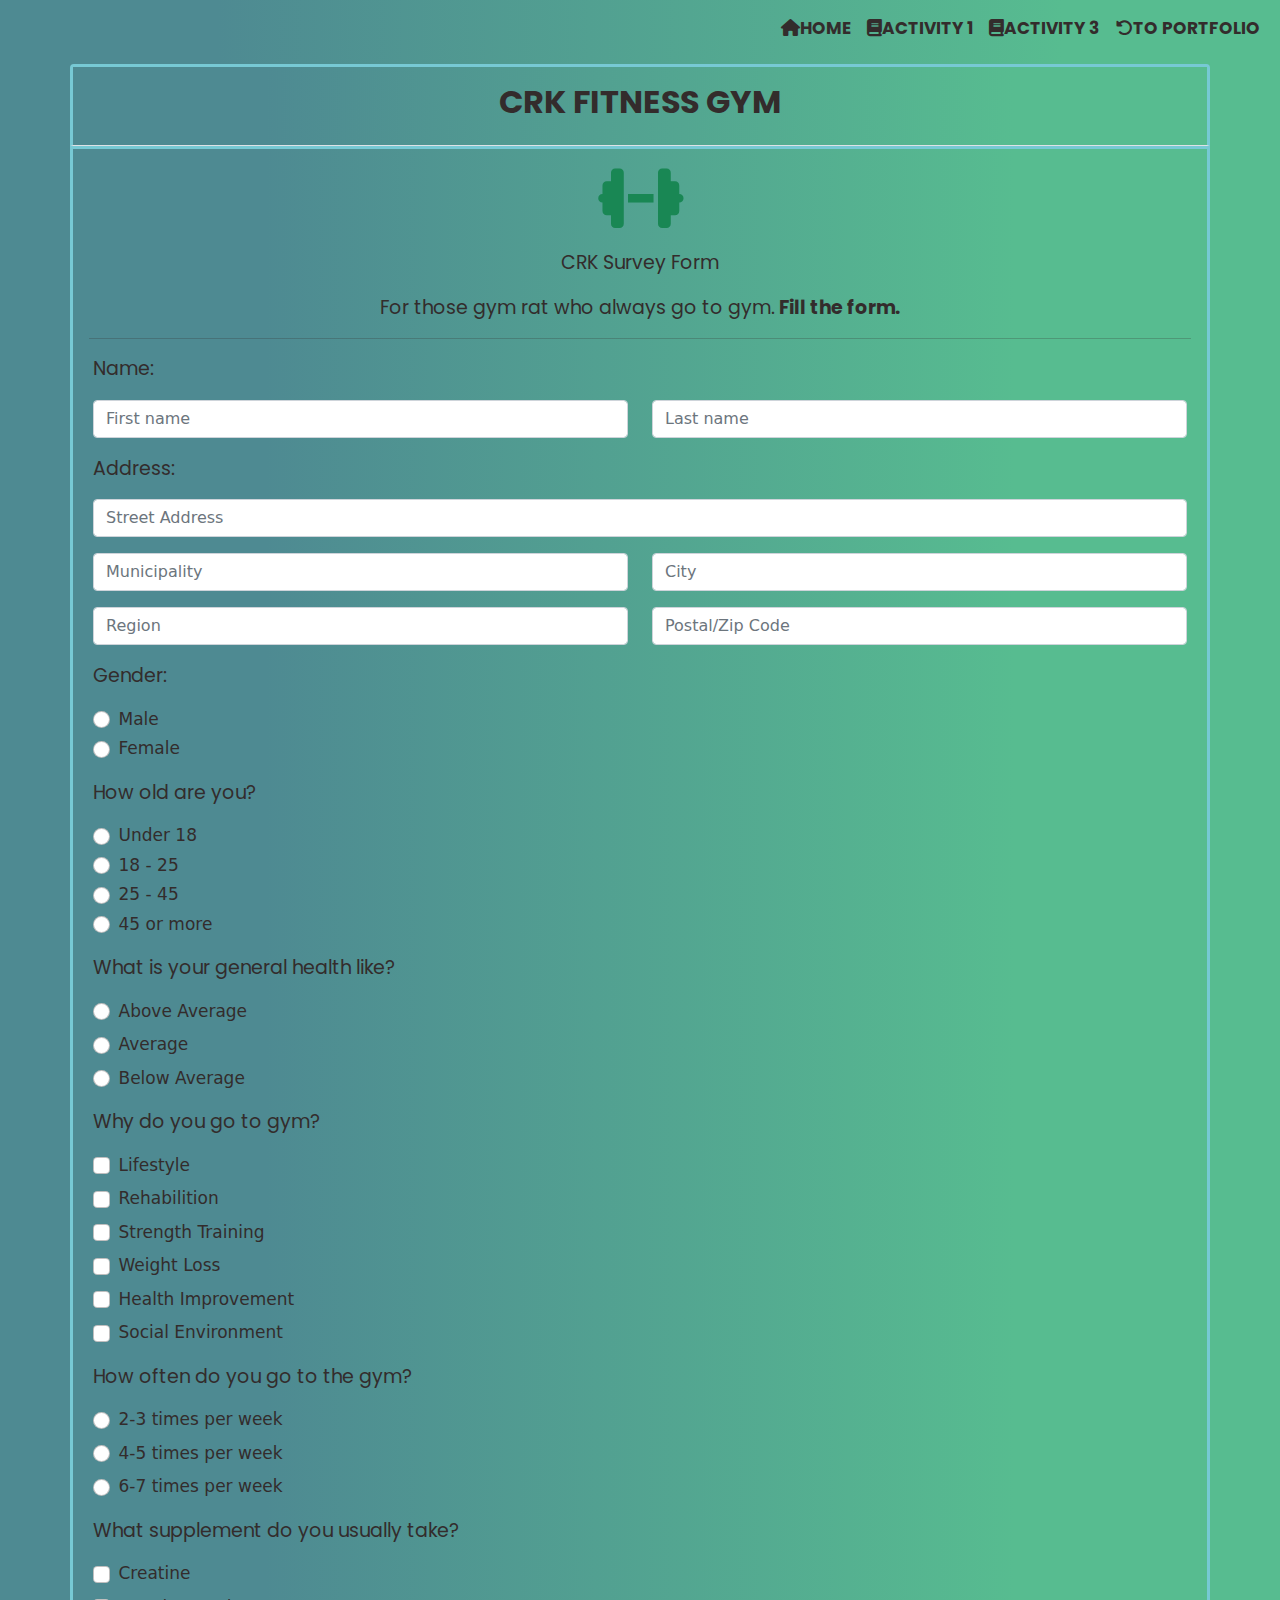
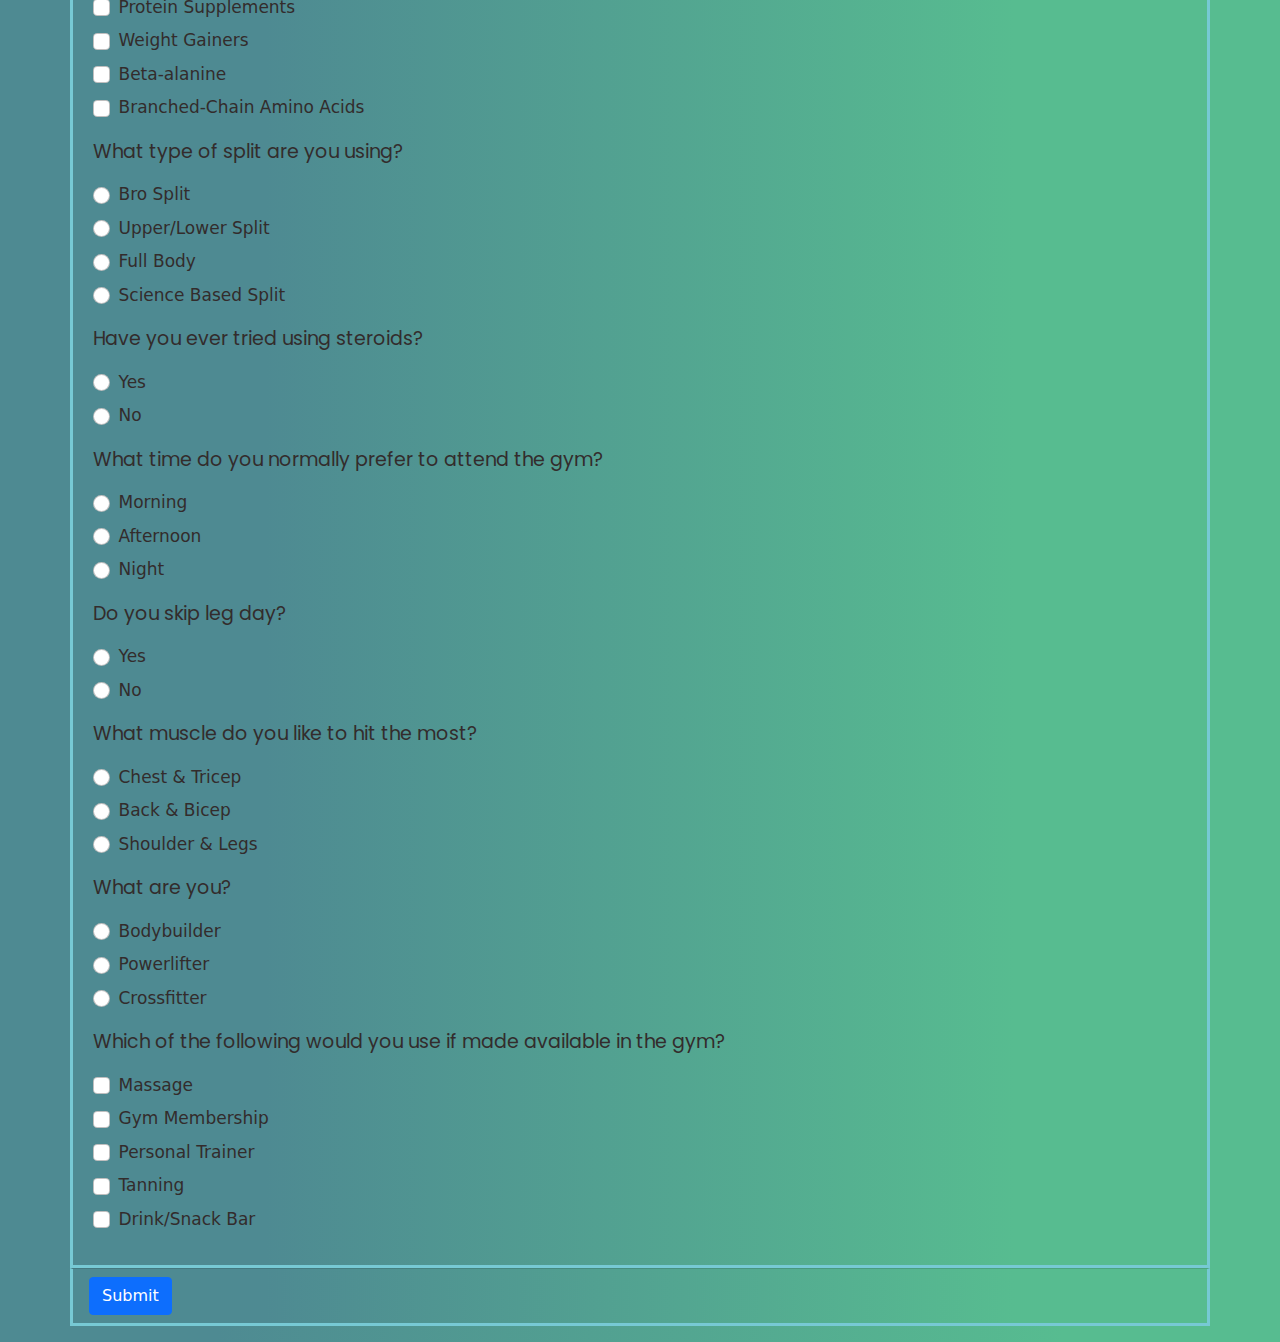
<file: survey.html>
<html lang="en">

<head>
  <meta charset="UTF-8">
  <meta http-equiv="X-UA-Compatible" content="IE=edge">
  <meta name="viewport" content="width=device-width, initial-scale=1.0">
  <title>Survey Form</title>
  <link rel="stylesheet" href="https://cdnjs.cloudflare.com/ajax/libs/font-awesome/6.4.0/css/all.min.css">
  <link rel="stylesheet" href="css/surveystyle.css">
  <link rel="stylesheet" href="Bootstrap/css/bootstrap.min.css">
  <link rel="icon" type="image/x-icon" href="images/logo.png">
  <link href="https://fonts.googleapis.com/css2?family=Poppins:wght@400;700;900&display=swap" rel="stylesheet">
</head>

<body>
  <nav class="navbar navbar-expand-lg fixed-top text-uppercase">
    <div class="container-fluid">
      <button class="navbar-toggler" type="button" data-bs-toggle="collapse" data-bs-target="#navbarNav"
        aria-controls="navbarNav" aria-expanded="false" aria-label="Toggle navigation">
        <span class="navbar-toggler-icon">
          <i class="fa-solid fa-bars"></i>
        </span>
      </button>
      <div class="collapse navbar-collapse" id="navbarNav">
        <ul class="navbar-nav ms-auto text-center">
          <li class="nav-item"><a class="nav-link " href="#"><i class="fa-solid fa-house"></i>Home</a>
          </li>
          <li class="nav-item"><a class="nav-link" href="periodic.html"><i class="fa-solid fa-book"></i>Activity
              1</a></li>
          <li class="nav-item"><a class="nav-link" href="practice.html"><i class="fa-solid fa-book"></i>Activity
              3</a></li>
          <li class="nav-item"><a class="nav-link " href="index.html"><i class="fa-sharp fa-solid fa-rotate-left"></i>To
              Portfolio</a>
          </li>
        </ul>
      </div>
    </div>
  </nav>
  <div class="form mt-5 py-3">
    <div class="container px-0">
      <div class="mx-0 mx-sm-auto">
        <div class="card1">
          <div class="modal-header">
            <h5 class="survey-text w-100">CRK Fitness Gym</h5>
          </div>
          <div class="modal-body">
            <div class="text-center">
              <i class="fa-solid fa-dumbbell fa-4x mb-3 text-success"></i>
              <p class="query">CRK Survey Form</p>
              <p>For those gym rat who always go to gym.<strong> Fill the form.</strong></p>
            </div>
            <hr />
            <form class="px-1">
              <p class="query text-start">Name:</p>
              <div class="row">
                <div class="col">
                  <input type="text" class="form-control" placeholder="First name">
                </div>
                <div class="col">
                  <input type="text" class="form-control" placeholder="Last name">
                </div>
              </div>
            </form>
            <form class="px-1">
              <p class="query text-start">Address:</p>
              <div class="row">
                <div class="col pb-3">
                  <input type="text" class="form-control" placeholder="Street Address">
                </div>
              </div>
              <div class="row">
                <div class="col pb-3">
                  <input type="text" class="form-control" placeholder="Municipality">
                </div>
                <div class="col pb-3">
                  <input type="text" class="form-control" placeholder="City">
                </div>
              </div>
              <div class="row">
                <div class="col">
                  <input type="text" class="form-control" placeholder="Region">
                </div>
                <div class="col">
                  <input type="text" class="form-control" placeholder="Postal/Zip Code">
                </div>
              </div>
            </form>
            <form class="px-1" action="">
              <div class="text-start">
                <p class="query">Gender:</p>
                <div class="form-check mb-1 ">
                  <input class="form-check-input" type="radio" name="Gender" id="gender1" />
                  <label class="form-check-label" for="gender1">
                    Male
                  </label>
                </div>
                <div class="form-check mb-1">
                  <input class="form-check-input" type="radio" name="Gender" id="gender2" />
                  <label class="form-check-label" for="gender2">
                    Female
                  </label><br>
                </div>
              </div>
            </form>
            <form class="px-1" action="">
              <div class="text-start">
                <p class="query">How old are you?</p>
                <div class="form-check mb-1">
                  <input class="form-check-input" type="radio" name="Old" id="old" />
                  <label class="form-check-label" for="old">Under 18</label>
                </div>
                <div class="form-check mb-1">
                  <input class="form-check-input" type="radio" name="Old" id="old" />
                  <label class="form-check-label" for="old">18 - 25</label><br>
                </div>
                <div class="form-check mb-1">
                  <input class="form-check-input" type="radio" name="Old" id="old" />
                  <label class="form-check-label" for="old">25 - 45</label><br>
                </div>
                <div class="form-check mb-1">
                  <input class="form-check-input" type="radio" name="Old" id="old" />
                  <label class="form-check-label" for="old">45 or more</label><br>
                </div>
              </div>
            </form>
            <form class="px-1" action="">
              <div class="text-start">
                <p class="query">What is your general health like?</p>

                <div class="form-check mb-2">
                  <input class="form-check-input" type="radio" name="Health" id="health1" />
                  <label class="form-check-label" for="health1">
                    Above Average
                  </label>
                </div>
                <div class="form-check mb-2">
                  <input class="form-check-input" type="radio" name="Health" id="health2" />
                  <label class="form-check-label" for="health2">
                    Average
                  </label>
                </div>
                <div class="form-check mb-2">
                  <input class="form-check-input" type="radio" name="Health" id="health3" />
                  <label class="form-check-label" for="health3">
                    Below Average
                  </label>
                </div>
              </div>
            </form>

            <form class="px-1" action="">
              <div class="text-start">
                <p class="query">Why do you go to gym?</p>

                <div class="form-check mb-2">
                  <input class="form-check-input" type="checkbox" id="gym1" />
                  <label class="form-check-label" for="gym1">
                    Lifestyle
                  </label>
                </div>

                <div class="form-check mb-2">
                  <input class="form-check-input" type="checkbox" id="gym2" />
                  <label class="form-check-label" for="gym2">
                    Rehabilition
                  </label>
                </div>
                <div class="form-check mb-2">
                  <input class="form-check-input" type="checkbox" id="gym3" />
                  <label class="form-check-label" for="gym3">
                    Strength Training
                  </label>
                </div>
                <div class="form-check mb-2">
                  <input class="form-check-input" type="checkbox" id="gym4" />
                  <label class="form-check-label" for="gym4">
                    Weight Loss
                  </label>
                </div>
                <div class="form-check mb-2">
                  <input class="form-check-input" type="checkbox" id="gym5" />
                  <label class="form-check-label" for="gym5">
                    Health Improvement
                  </label>
                </div>
                <div class="form-check mb-2">
                  <input class="form-check-input" type="checkbox" id="gym6" />
                  <label class="form-check-label" for="gym6">
                    Social Environment
                  </label>
                </div>
              </div>
            </form>
            <form class="px-1" action="">
              <div class="text-start">
                <p class="query">How often do you go to the gym?</p>

                <div class="form-check mb-2">
                  <input class="form-check-input" type="radio" name="Often" id="often1" />
                  <label class="form-check-label" for="often1">
                    2-3 times per week
                  </label>
                </div>
                <div class="form-check mb-2">
                  <input class="form-check-input" type="radio" name="Often" id="often2" />
                  <label class="form-check-label" for="often2">
                    4-5 times per week
                  </label>
                </div>
                <div class="form-check mb-2">
                  <input class="form-check-input" type="radio" name="Often" id="often3" />
                  <label class="form-check-label" for="often3">
                    6-7 times per week
                  </label>
                </div>
              </div>
            </form>
            <form class="px-1" action="">
              <div class="text-start">
                <p class="query">What supplement do you usually take?</p>

                <div class="form-check mb-2">
                  <input class="form-check-input" type="checkbox" id="supplement1" />
                  <label class="form-check-label" for="supplement1">
                    Creatine
                  </label>
                </div>
                <div class="form-check mb-2">
                  <input class="form-check-input" type="checkbox" id="supplement2" />
                  <label class="form-check-label" for="supplement2">
                    Protein Supplements
                  </label>
                </div>
                <div class="form-check mb-2">
                  <input class="form-check-input" type="checkbox" id="supplement3" />
                  <label class="form-check-label" for="supplement3">
                    Weight Gainers
                  </label>
                </div>
                <div class="form-check mb-2">
                  <input class="form-check-input" type="checkbox" id="supplement4" />
                  <label class="form-check-label" for="supplement4">
                    Beta-alanine
                  </label>
                </div>
                <div class="form-check mb-2">
                  <input class="form-check-input" type="checkbox" id="supplement5" />
                  <label class="form-check-label" for="supplement5">
                    Branched-Chain Amino Acids
                  </label>
                </div>
              </div>
            </form>
            <form class="px-1" action="">
              <div class="text-start">
                <p class="query">What type of split are you using?</p>

                <div class="form-check mb-2">
                  <input class="form-check-input" type="radio" name="Split" id="split1" />
                  <label class="form-check-label" for="split1">
                    Bro Split
                  </label>
                </div>
                <div class="form-check mb-2">
                  <input class="form-check-input" type="radio" name="Split" id="split2" />
                  <label class="form-check-label" for="split2">
                    Upper/Lower Split
                  </label>
                </div>
                <div class="form-check mb-2">
                  <input class="form-check-input" type="radio" name="Split" id="split3" />
                  <label class="form-check-label" for="split3">
                    Full Body
                  </label>
                </div>
                <div class="form-check mb-2">
                  <input class="form-check-input" type="radio" name="Split" id="split4" />
                  <label class="form-check-label" for="split4">
                    Science Based Split
                  </label>
                </div>
              </div>
            </form>
            <form class="px-1" action="">
              <div class="text-start">
                <p class="query">Have you ever tried using steroids?</p>

                <div class="form-check mb-2">
                  <input class="form-check-input" type="radio" name="Steroids" id="steroids1" />
                  <label class="form-check-label" for="steroids1">
                    Yes
                  </label>
                </div>
                <div class="form-check mb-2">
                  <input class="form-check-input" type="radio" name="Steroids" id="steroids2" />
                  <label class="form-check-label" for="steroids2">
                    No
                  </label>
                </div>
              </div>
            </form>
            <form class="px-1" action="">
              <div class="text-start">
                <p class="query">What time do you normally prefer to attend the gym?</p>

                <div class="form-check mb-2">
                  <input class="form-check-input" type="radio" name="Time" id="time1" />
                  <label class="form-check-label" for="time1">
                    Morning
                  </label>
                </div>
                <div class="form-check mb-2">
                  <input class="form-check-input" type="radio" name="Time" id="time2" />
                  <label class="form-check-label" for="time2">
                    Afternoon
                  </label>
                </div>
                <div class="form-check mb-2">
                  <input class="form-check-input" type="radio" name="Time" id="time3" />
                  <label class="form-check-label" for="time3">
                    Night
                  </label>
                </div>
              </div>
            </form>
            <form class="px-1" action="">
              <div class="text-start">
                <p class="query">Do you skip leg day?</p>

                <div class="form-check mb-2">
                  <input class="form-check-input" type="radio" name="Skip" id="skip1" />
                  <label class="form-check-label" for="skip1">
                    Yes
                  </label>
                </div>
                <div class="form-check mb-2">
                  <input class="form-check-input" type="radio" name="Skip" id="skip2" />
                  <label class="form-check-label" for="skip2">
                    No
                  </label>
                </div>
              </div>
            </form>
            <form class="px-1" action="">
              <div class="text-start">
                <p class="query">What muscle do you like to hit the most?</p>

                <div class="form-check mb-2">
                  <input class="form-check-input" type="radio" name="Hit" id="hit1" />
                  <label class="form-check-label" for="hit1">
                    Chest & Tricep
                  </label>
                </div>
                <div class="form-check mb-2">
                  <input class="form-check-input" type="radio" name="Hit" id="hit2" />
                  <label class="form-check-label" for="hit2">
                    Back & Bicep
                  </label>
                </div>
                <div class="form-check mb-2">
                  <input class="form-check-input" type="radio" name="Hit" id="hit3" />
                  <label class="form-check-label" for="hit3">
                    Shoulder & Legs
                  </label>
                </div>
              </div>
            </form>
            <form class="px-1" action="">
              <div class="text-start">
                <p class="query">What are you?</p>

                <div class="form-check mb-2">
                  <input class="form-check-input" type="radio" name="Type" id="type1" />
                  <label class="form-check-label" for="type1">
                    Bodybuilder
                  </label>
                </div>
                <div class="form-check mb-2">
                  <input class="form-check-input" type="radio" name="Type" id="type2" />
                  <label class="form-check-label" for="type2">
                    Powerlifter
                  </label>
                </div>
                <div class="form-check mb-2">
                  <input class="form-check-input" type="radio" name="Type" id="type3" />
                  <label class="form-check-label" for="type3">
                    Crossfitter
                  </label>
                </div>
              </div>
            </form>
            <form class="px-1" action="">
              <div class="text-start">
                <p class="query">Which of the following would you use if made available in the gym?</p>

                <div class="form-check mb-2">
                  <input class="form-check-input" type="checkbox" id="available1" />
                  <label class="form-check-label" for="available1">
                    Massage
                  </label>
                </div>
                <div class="form-check mb-2">
                  <input class="form-check-input" type="checkbox" id="available2" />
                  <label class="form-check-label" for="available2">
                    Gym Membership
                  </label>
                </div>
                <div class="form-check mb-2">
                  <input class="form-check-input" type="checkbox" id="available3" />
                  <label class="form-check-label" for="available3">
                    Personal Trainer
                  </label>
                </div>
                <div class="form-check mb-2">
                  <input class="form-check-input" type="checkbox" id="available4" />
                  <label class="form-check-label" for="available4">
                    Tanning
                  </label>
                </div>
                <div class="form-check mb-2">
                  <input class="form-check-input" type="checkbox" e id="available5" />
                  <label class="form-check-label" for="available5">
                    Drink/Snack Bar
                  </label>
                </div>
              </div>
            </form>
          </div>

          <div class="card-footer">
            <div class="text-start">
              <button type="button" class="btn btn-primary" data-bs-toggle="modal" data-bs-target="#record">
                Submit
              </button>


              <div class="modal fade bg-survey" id="record">
                <div class="modal-dialog">
                  <div class="modal-content">


                    <div class="modal-header-record">
                      <h5 class="modal-title w-100">Thank you for visiting.</h5>
                    </div>


                    <div class="modal-body-record">
                      <p class="text-center">Your data is already saved!</p>
                    </div>


                    <div class="footer">
                      <div class="modal-footer-record">
                        <button type="button" class="btn btn-danger" data-bs-dismiss="modal">Close</button>
                      </div>
                    </div>
                  </div>
                </div>
              </div>
            </div>
          </div>
          <script src="Bootstrap/js/bootstrap.bundle.min.js"></script>
</body>

</html>
</file>
<file: css/periodicstyle.css>
body {
    background: rgb(64, 147, 180);
}
ul {
    list-style-type: none;
    margin: 0;
    padding: 0;
    overflow: hidden;
    background: rgb(103,174,202);
    background: linear-gradient(90deg, rgba(103,174,202,0.45) 20%, rgba(103,86,130,0.45) 85%), url(../images/act-img/navbar.jpg);
    position: fixed;
    font-family: "Poppins", sans-serif;
    font-weight: 700;
}
  
li {
    float: left;
}
  
li a {
    display: block;
    color: white;
    text-align: center;
    padding: 14px 16px;
    text-decoration: none;
}
  
li a:hover:not(.active) {
    background-color: #111;
}
  
.active {
    background-color: #04AA6D;
}
.table1 {
    width: 100%;
}
.title {
    font-size: 3rem;
    border-style: none;
    font-family: "Poppins", sans-serif;
    font-weight: 700;
}
h1 {
    position: absolute;
    width: 100%;
    font-weight: bolder;
    font-size: 400%;
    text-align: center;
    top: 10%;
    background: none;
}
tr, td{
    border: 1px solid black;
    text-align: center;
    border-radius: 5%;
    cursor: pointer;
}
.erase {
    empty-cells: hide;
}
.side{
    padding-left: 38px;
    empty-cells: hide;
}
.down {
    padding: 25px;
    empty-cells: hide;
}
/* Description */
.nonmetal1 {
    border-style: none;
    text-align: right;
    font-size: 18px;
    font-family: "Poppins", sans-serif;
    font-weight: 700;
}
.nonmetal2 {
    border-style: none;
    text-align: left;
    font-size: 18px;
    font-family: "Poppins", sans-serif;
    font-weight: 700;
    padding-bottom: 60px;
}
/* End Description */

/* Non-metals */
.nonmetal {
    background-color: rgb(0, 132, 255);
}
.atomicnumnon {
    margin-left: 0;
    font-size: 84%;
    background-color: rgb(0, 132, 255);
}
.atomicmassnon {
    margin-left: 30%;
    font-size: 84%;
    background-color: rgb(0, 132, 255);
}
.symbolnon {
    font-size: 200%;
    font-family: arial;
    font-weight: bolder;
    background-color: rgb(0, 132, 255);
}
.namenon {
    font-family: arial;
    font-size: 90%;
    font-weight: 600;
    background-color: rgb(0, 132, 255);
}
.nonmetal:hover{
    transform: scale(1.2);
    transition: .6s;
    box-shadow: 0 0 15px #0066CC, 0 0 15px #0066CC, 0 0 15px #0066CC;
}
/* Noble gases */
.noblegases {
    background-color: rgb(255, 99, 172);
}
.atomicnumgas {
    margin-left: 0;
    font-size: 84%;
    background-color: rgb(255, 99, 172);
}
.atomicmassgas {
    margin-left: 30%;
    font-size: 84%;
    background-color: rgb(255, 99, 172);
}
.symbolgas {
    font-size: 200%;
    font-family: arial;
    font-weight: bolder;
    background-color: rgb(255, 99, 172);
}
.namegas {
    font-family: arial;
    font-size: 90%;
    font-weight: 600;
    background-color: rgb(255, 99, 172);
}
.noblegases:hover{
    transform: scale(1.2);
    transition: .6s;
    box-shadow: 0 0 15px #FF63AC, 0 0 15px #FF63AC, 0 0 15px #FF63AC;
}
/* Alkaline Earth Metals */
.alkalineearthmetals {
    background-color: rgb(248, 56, 72);
}
.atomicnumearth {
    margin-left: 0;
    font-size: 84%;
    background-color: rgb(248, 56, 72);
}
.atomicmassearth {
    margin-left: 30%;
    font-size: 84%;
    background-color: rgb(248, 56, 72);
}
.symbolearth {
    font-size: 200%;
    font-family: arial;
    font-weight: bolder;
    background-color: rgb(248, 56, 72);
}
.nameearth {
    font-family: arial;
    font-size: 90%;
    font-weight: 600;
    background-color: rgb(248, 56, 72);
}
.alkalineearthmetals:hover{
    transform: scale(1.2);
    transition: .6s;
    box-shadow: 0 0 15px #F83848, 0 0 15px #F83848, 0 0 15px #F83848;
}
/* Alkali Metals */
.alkalimetals {
    background-color: rgb(0, 184, 197);
}
.atomicnumalkali {
    margin-left: 0;
    font-size: 84%;
    background-color: rgb(0, 184, 197);
}
.atomicmassalkali {
    margin-left: 30%;
    font-size: 84%;
    background-color: rgb(0, 184, 197);
}
.symbolalkali {
    font-size: 200%;
    font-family: arial;
    font-weight: bolder;
    background-color: rgb(0, 184, 197);
}
.namealkali {
    font-family: arial;
    font-size: 90%;
    font-weight: 600;
    background-color: rgb(0, 184, 197);
}
.alkalimetals:hover{
    transform: scale(1.2);
    transition: .6s;
    box-shadow: 0 0 15px #00B8C5, 0 0 15px #00B8C5, 0 0 15px #00B8C5;
}
/* Transition Metals */
.transitionmetals {
    background-color: rgb(103,78,238);
}
.atomicnumtransition {
    margin-left: 0;
    font-size: 84%;
    background-color: rgb(103,78,238);
}
.atomicmasstransition {
    margin-left: 30%;
    font-size: 84%;
    background-color: rgb(103,78,238);
}
.symboltransition {
    font-size: 200%;
    font-family: arial;
    font-weight: bolder;
    background-color: rgb(103,78,238);
}
.nametransition {
    font-family: arial;
    font-size: 90%;
    font-weight: 600;
    background-color: rgb(103,78,238);
}
.transitionmetals:hover{
    transform: scale(1.2);
    transition: .6s;
    box-shadow: 0 0 15px #674EEE, 0 0 15px #674EEE, 0 0 15px #674EEE;
}
/* Actinides */
.actinides {
    background-color: rgb(203,64,7);
}
.atomicnumacti {
    margin-left: 0;
    font-size: 84%;
    background-color: rgb(203,64,7);
}
.atomicmassacti {
    margin-left: 30%;
    font-size: 84%;
    background-color: rgb(203,64,7);
}
.symbolacti {
    font-size: 200%;
    font-family: arial;
    font-weight: bolder;
    background-color: rgb(203,64,7);
}
.nameacti{
    font-family: arial;
    font-size: 90%;
    font-weight: 600;
    background-color: rgb(203,64,7);
}
.actinides:hover{
    transform: scale(1.2);
    transition: .6s;
    box-shadow: 0 0 15px #CB4007, 0 0 15px #CB4007, 0 0 15px #CB4007;
}
/* Lanthanides */
.lanthanides {
    background-color: rgb(25,72,102);
}
.atomicnumlan {
    margin-left: 0;
    font-size: 84%;
    background-color: rgb(25,72,102);
}
.atomicmasslan  {
    margin-left: 30%;
    font-size: 84%;
    background-color: rgb(25,72,102);
}
.symbollan  {
    font-size: 200%;
    font-family: arial;
    font-weight: bolder;
    background-color: rgb(25,72,102);
}
.namelan {
    font-family: arial;
    font-size: 90%;
    font-weight: 600;
    background-color: rgb(25,72,102);
}
.lanthanides:hover{
    transform: scale(1.2);
    transition: .6s;
    box-shadow: 0 0 15px #194866, 0 0 15px #194866, 0 0 15px #194866;
}
/* Unknown Properties */
.unknown {
    background-color: rgb(92,97,128);
}
.atomicnumq {
    margin-left: 0;
    font-size: 84%;
    background-color: rgb(92,97,128);
}
.atomicmassq {
    margin-left: 30%;
    font-size: 84%;
    background-color: rgb(92,97,128);
}
.symbolq  {
    font-size: 200%;
    font-family: arial;
    font-weight: bolder;
    background-color: rgb(92,97,128);
}
.nameq {
    font-family: arial;
    font-size: 90%;
    font-weight: 600;
    background-color: rgb(92,97,128);
}
.unknown:hover{
    transform: scale(1.2);
    transition: .6s;
    box-shadow: 0 0 15px #5C6180, 0 0 15px #5C6180, 0 0 15px #5C6180;
}
/* Post-transition Metals */
.posttransitionmetals {
    background-color: rgb(11,62,28);
}
.atomicnump {
    margin-left: 0;
    font-size: 84%;
    background-color: rgb(11,62,28);
}
.atomicmassp {
    margin-left: 30%;
    font-size: 84%;
    background-color: rgb(11,62,28);
}
.symbolp  {
    font-size: 200%;
    font-family: arial;
    font-weight: bolder;
    background-color: rgb(11,62,28);
}
.namep {
    font-family: arial;
    font-size: 90%;
    font-weight: 600;
    background-color: rgb(11,62,28);
}
.posttransitionmetals:hover{
    transform: scale(1.2);
    transition: .6s;
    box-shadow: 0 0 15px #0B3E1C, 0 0 15px #0B3E1C, 0 0 15px #0B3E1C;
}
/* Metaloids */
.metaloids {
    background-color: rgb(158,102,21);
}
.atomicnumm {
    margin-left: 0;
    font-size: 84%;
    background-color: rgb(158,102,21);
}
.atomicmassm {
    margin-left: 30%;
    font-size: 84%;
    background-color: rgb(158,102,21);
}
.symbolm  {
    font-size: 200%;
    font-family: arial;
    font-weight: bolder;
    background-color: rgb(158,102,21);
}
.namem {
    font-family: arial;
    font-size: 90%;
    font-weight: 600;
    background-color: rgb(158,102,21);
}
.metaloids:hover{
    transform: scale(1.2);
    transition: .6s;
    box-shadow: 0 0 15px #9E6615, 0 0 15px #9E6615, 0 0 15px #9E6615;
}
/* Space for GoE */
.none {
    padding: 20px;
    border-style: none;
}
/* Group of Elements */
tfoot{
    margin-top: 10%;
}
tfoot td{
    font-size: 27px;
    font-family: "Poppins", sans-serif;
    font-weight: 700;
    border-style: none;
    text-align: justify;
}
td .alkali{
    color: rgb(0, 184, 197);
}
.metalloids{
    color: rgb(158,102,21);
}
.aactinides{
    color: rgb(203,64,7);
}
.llanthanides{
    color: rgb(25,72,102);
}
.alkaline{
    color: rgb(248, 56, 72);
}
.reactive{
    color: rgb(0, 132, 255);
}
.unknownn{
    color: rgb(92,97,128);
}
.transition{
    color: rgb(103,78,238);
}
.noble{
    color: rgb(255, 99, 172);
}
.post{
    color: rgb(11,62,28);
}
</file>
<file: css/practice.css>
.navbar {
    background: rgb(103,174,202);
    background: linear-gradient(90deg, rgba(103,174,202,0.45) 20%, rgba(103,86,130,0.45) 85%), url(../images/act-img/navbar.jpg);
}
.navbar .nav-link {
    font-size: 17px;
    font-weight: 700;
    font-family: arial;
    color: rgb(204, 204, 204);
}
.navbar .nav-link:hover {
    color: rgb(252, 141, 141);
}
.navbar .nav-link.active {
    color: rgb(252, 141, 141);
}
.navbar-toggler{
    color: rgb(204, 204, 204);
}
.navbar-toggler-icon {
    color: rgb(204, 204, 204);
    padding-top: 15%;
    font-size: 23px;
}
.navv1 {
    background-color: red;
}
.dropdown-menu{
    background: rgb(103,174,202);
    background: linear-gradient(90deg, rgba(103,174,202,0.45) 20%, rgba(103,86,130,0.45) 85%), url(../images/act-img/navbar.jpg);
    background-size: cover;
}
/* Home Section */

.section-home {
    background: rgb(103,174,202);
    background: linear-gradient(90deg, rgba(103,174,202,0.45) 20%, rgba(103,86,130,0.45) 85%), url(../images/act-img/homebg.jpg);
    background-size: cover;
}
.d-block {
    width: 100%;
}

/* End Home Section */

/* About Section */

.section-about {
    background: rgb(103,174,202);
    background: linear-gradient(90deg, rgba(103,174,202,0.45) 20%, rgba(103,86,130,0.45) 85%), url(../images/act-img/homebg.jpg);
    background-size: cover;
    align-items: center;
    text-align: center;
}
.section-about h1{
    font-size: 2rem;
    font-family: "Poppins", sans-serif;
    font-weight: 700;
}
.section-about p{
    font-family: "Poppins", sans-serif;
    font-size: 18px;
    color: rgb(20, 20, 20);
    text-align: justify;
}

/* End About Section */

/* Alignment Section */

.section-align {
    background: rgb(103,174,202);
    background: linear-gradient(90deg, rgba(103,174,202,0.45) 20%, rgba(103,86,130,0.45) 85%), url(../images/act-img/homebg.jpg);
    background-size: cover;
    align-items: center;
    text-align: center;
}
.section-align h1{
    font-size: 2rem;
    font-family: "Poppins", sans-serif;
    font-weight: 700;
}
.section-align p{
    font-family: "Poppins", sans-serif;
    font-size: 18px;
    color: rgb(20, 20, 20);
    text-align: justify;
}
/* End Alignment Section */
</file>
<file: css/surveystyle.css>
body {
    background: rgb(119,201,212);
    background: linear-gradient(90deg, rgb(78, 138, 146) 17%, rgba(87,188,144,1) 83%);
}

.form-check-label, .form-check-input{
    cursor: pointer;
}
.form-check-input:hover {
    transform: scale(1.2);
	transition: .6s;
}
/* Start */
.form {
    align-items: center;
    text-align: center;
    color: white;
}
.form h5 {
    font-size: 2rem;
    font-family: "Poppins", sans-serif;
    font-weight: 700;
}
.form p{
    font-family: "Poppins", sans-serif;
    font-size: 19px;
}
.modal-header{
    background: rgb(119,201,212);
    background: linear-gradient(90deg, rgb(78, 138, 146) 17%, rgba(87,188,144,1) 83%);
    border: 3px solid rgb(119,201,212);
    color: rgb(51, 44, 44);
}
.modal-body {
    background: rgb(119,201,212);
    background: linear-gradient(90deg, rgb(78, 138, 146) 17%, rgba(87,188,144,1) 83%);
    border: 3px solid rgb(119,201,212);
    color: rgb(51, 44, 44);
    font-size: 17px;
}
.card-footer {
    background: rgb(119,201,212);
    background: linear-gradient(90deg, rgb(78, 138, 146) 17%, rgba(87,188,144,1) 83%);
    border: 3px solid rgb(119,201,212);
}
.survey-text {
    text-transform: uppercase;
    font-weight: 700;
    font-size: 30px;
    font-family: "Poppins", sans-serif;
}
.bg-survey{
    background: rgb(119,201,212);
    background: linear-gradient(90deg, rgb(78, 138, 146) 17%, rgb(23, 24, 24) 83%);
}
.modal-title {
    text-align: center;
}

.modal-header-record{
    background: rgb(119,201,212);
    background: linear-gradient(90deg, rgb(78, 138, 146) 17%, rgba(87,188,144,1) 83%);
    
    color: rgb(51, 44, 44);
}
.modal-body-record {
    background: rgb(119,201,212);
    background: linear-gradient(90deg, rgb(78, 138, 146) 17%, rgba(87,188,144,1) 83%);
  
    color: rgb(51, 44, 44);
    font-size: 17px;
}
.modal-footer-record {
    background: rgb(119,201,212);
    background: linear-gradient(90deg, rgb(78, 138, 146) 17%, rgba(87,188,144,1) 83%);
    text-align: center;
}
.footer {
    background: rgb(119,201,212);
    background: linear-gradient(90deg, rgb(78, 138, 146) 17%, rgba(87,188,144,1) 83%);
}
/* End */
.navbar {
    background: rgb(119,201,212);
    background: linear-gradient(90deg, rgb(78, 138, 146) 17%, rgba(87,188,144,1) 83%);
}
.navbar .nav-link {
    font-size: 17px;
    font-weight: 700;
    font-family: "Poppins", sans-serif;
    color: rgb(51, 44, 44);
}
.navbar .nav-link:hover {
    color: rgb(252, 141, 141);
}
.navbar .nav-link.active {
    color: rgb(252, 141, 141);
}
.navbar-toggler{
    color: rgb(204, 204, 204);
}
.navbar-toggler-icon {
    color: rgb(204, 204, 204);
    padding-top: 15%;
    font-size: 23px;
}
</file>
